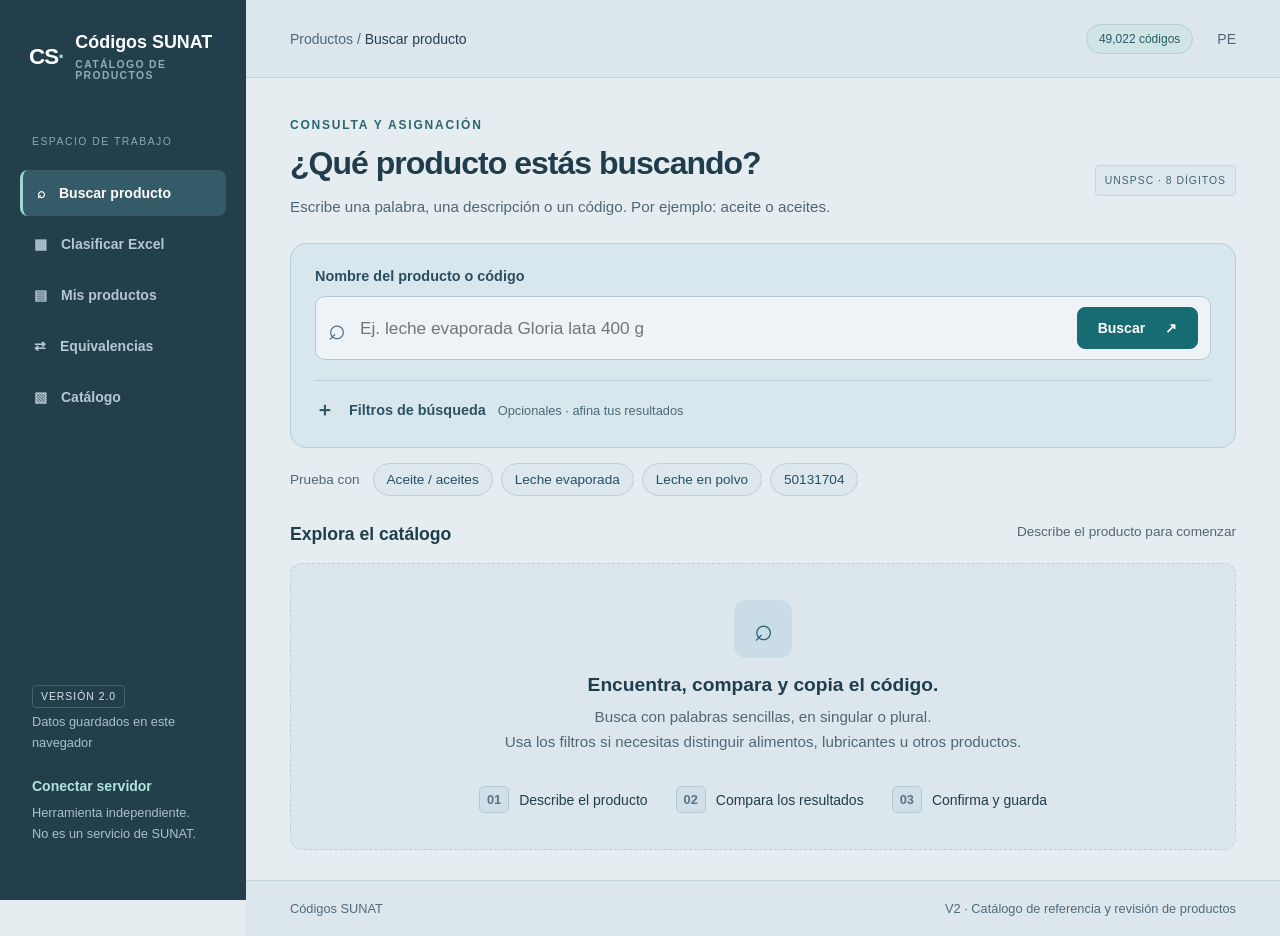
<file: index.html>
<!doctype html><html lang="es"><head><meta charset="utf-8"><meta name="viewport" content="width=device-width,initial-scale=1"><title>Códigos SUNAT · Buscador de productos</title><link rel="stylesheet" href="assets/style.css"><script defer src="assets/catalog.js"></script><script defer src="assets/search.js"></script><script defer src="assets/excel.js"></script><script defer src="assets/app.js"></script></head><body>
<aside><a class="brand" href="#buscar"><span class="mark">CS<span>·</span></span><div>Códigos SUNAT<small>CATÁLOGO DE PRODUCTOS</small></div></a><div class="nav-label">ESPACIO DE TRABAJO</div><nav aria-label="Principal"><button data-view="buscar" class="active">⌕ <span>Buscar producto</span></button><button data-view="excel">▦ <span>Clasificar Excel</span></button><button data-view="productos">▤ <span>Mis productos</span></button><button data-view="equivalencias">⇄ <span>Equivalencias</span></button><button data-view="catalogo">▧ <span>Catálogo</span></button></nav><div class="aside-bottom"><span class="version">VERSIÓN 2.0</span><p id="mode">Datos guardados en este navegador</p><button class="plain" id="account">Conectar servidor</button><p class="subtle">Herramienta independiente.<br>No es un servicio de SUNAT.</p></div></aside>
<main><header><span>Productos / <b id="crumb">Buscar producto</b></span><div class="header-meta"><span class="badge">49.022 códigos</span><span>PE</span></div></header>
<section id="view-buscar" class="view"><div class="page-title"><div><div class="eyebrow">CONSULTA Y ASIGNACIÓN</div><h1>¿Qué producto estás buscando?</h1><p>Escribe una palabra, una descripción o un código. Por ejemplo: aceite o aceites.</p></div><span class="outline-label">UNSPSC · 8 DÍGITOS</span></div>
<form id="search-form" class="search-box"><label for="query">Nombre del producto o código</label><div class="search-line"><span aria-hidden="true">⌕</span><input id="query" placeholder="Ej. leche evaporada Gloria lata 400 g" autocomplete="off" maxlength="250"><button class="primary" type="submit">Buscar <span aria-hidden="true">↗</span></button></div><details id="advanced" class="advanced"><summary>Filtros de búsqueda <span>Opcionales · afina tus resultados</span><b id="filter-count"></b></summary><div class="filter-grid"><label>Grupo<select id="group"><option value="">Todos los grupos</option></select></label><label>Segmento<select id="segment"><option value="">Todos los segmentos</option></select></label><label>Familia<select id="family"><option value="">Todas las familias</option></select></label><label>Clase<select id="class"><option value="">Todas las clases</option></select></label><label>Coincidencia<select id="match-mode"><option value="any">Relacionada con las palabras</option><option value="all">Todas las palabras importantes</option></select></label><label>Resultados por vista<select id="result-limit"><option value="30">30 resultados</option><option value="60">60 resultados</option><option value="100">100 resultados</option></select></label></div><div class="filter-bottom"><span>Puedes empezar por cualquier filtro. Los demás se adaptan.</span><button type="button" id="clear-filters">Limpiar filtros</button></div></details></form>
<div id="active-filters" class="active-filters" aria-live="polite"></div><div class="examples"><span>Prueba con</span><button data-example="aceite">Aceite / aceites</button><button data-example="Leche evaporada Gloria lata 400 g">Leche evaporada</button><button data-example="Leche en polvo Gloria">Leche en polvo</button><button data-example="50131704">50131704</button></div>
<div class="result-heading"><h2 id="result-title">Explora el catálogo</h2><span id="result-meta">Describe el producto para comenzar</span></div><p id="search-notice" class="notice" hidden></p><div id="results" aria-live="polite"></div><button id="more-results" class="load-more" hidden>Mostrar más resultados</button>
<div id="search-empty" class="intro"><div class="intro-icon">⌕</div><h3>Encuentra, compara y copia el código.</h3><p>Busca con palabras sencillas, en singular o plural.<br>Usa los filtros si necesitas distinguir alimentos, lubricantes u otros productos.</p><div class="intro-grid"><div><b>01</b><span>Describe el producto</span></div><div><b>02</b><span>Compara los resultados</span></div><div><b>03</b><span>Confirma y guarda</span></div></div></div></section>
<section id="view-excel" class="view" hidden><div class="eyebrow">TRABAJO POR LOTES</div><h1>Clasificar Excel</h1><p>Completa los códigos vacíos después de revisar cada producto.</p><label class="upload" for="excel-file"><span class="intro-icon">↑</span><strong>Selecciona tu archivo Excel</strong><span>.xlsx · Hasta 25 MB · Los códigos existentes se conservan</span><input id="excel-file" type="file" accept=".xlsx"></label><div id="mapping" class="panel" hidden><h2 id="file-name"></h2><div class="form-grid"><label>Hoja<select id="sheet-select"></select></label><label>Fila de encabezados<input id="header-row" type="number" min="1" value="1"></label><label>Columna de producto<select id="name-column"></select></label><label>Columna de código<select id="code-column"></select></label></div><p class="subtle">Incluye el tipo y las características en la columna de producto. Se revisan hasta 2.000 productos por carga.</p><button id="analyze" class="primary">Generar sugerencias</button></div><div id="batch-area" hidden><div class="result-heading"><h2 id="batch-summary"></h2><button id="export-excel" class="primary">Exportar Excel revisado</button></div><div class="toolbar"><select id="batch-filter" aria-label="Filtrar revisión"><option value="">Todos los estados</option><option>Confirmado</option><option>Por revisar</option><option>Sin coincidencia</option><option>Código existente</option><option>Código no encontrado</option><option>Fórmula conservada</option></select><span id="batch-count"></span></div><div id="batch-list"></div><div class="pager"><button id="prev-page">Anterior</button><span id="page-label"></span><button id="next-page">Siguiente</button></div></div></section>
<section id="view-productos" class="view" hidden><div class="eyebrow">ASIGNACIONES CONFIRMADAS</div><h1>Mis productos</h1><p>Referencias comerciales con un código seleccionado.</p><div class="toolbar"><input id="saved-search" placeholder="Filtrar productos" aria-label="Filtrar productos"><button id="export-saved">Descargar CSV</button><button id="backup">Respaldo JSON</button><label class="file-button">Restaurar respaldo<input id="restore" type="file" accept=".json" hidden></label></div><div id="saved-list"></div></section>
<section id="view-equivalencias" class="view" hidden><div class="eyebrow">REFERENCIAS REUTILIZABLES</div><h1>Equivalencias</h1><p>Una referencia confirmada se prioriza cuando vuelvas a escribirla.</p><form id="equiv-form" class="panel"><div class="form-grid"><label>Referencia comercial<input id="equiv-ref" required maxlength="250" placeholder="Ej. Leche evaporada Gloria 400 g"></label><label>Código del catálogo<input id="equiv-code" required pattern="[0-9]{8}" maxlength="8" placeholder="50131702"></label></div><button class="primary">Guardar equivalencia</button></form><div id="equiv-list"></div></section>
<section id="view-catalogo" class="view" hidden><div class="eyebrow">BASE DE CONSULTA</div><h1>Catálogo de productos</h1><p id="source-label"></p><div class="stats"><div><strong id="stat-products">49.022</strong><span>Productos y servicios</span></div><div><strong>3.818</strong><span>Clases</span></div><div><strong>420</strong><span>Familias</span></div><div><strong>56</strong><span>Segmentos</span></div></div><div class="panel"><h2>Actualizar catálogo</h2><p>Importa un Excel con las hojas grupos, segmentos, familias, clases y productosSUNAT. Se validará antes de reemplazar la base de este navegador.</p><input id="catalog-file" type="file" accept=".xlsx" aria-label="Importar catálogo"><p id="catalog-status" role="status"></p><p class="subtle">La actualización del catálogo es local. Para distribuirla a otros equipos, consulta la guía incluida.</p></div><div class="panel"><h2>Origen y alcance</h2><p>Los códigos provienen del archivo proporcionado. La fecha del archivo no acredita la vigencia oficial del catálogo.</p><p>Las sugerencias por tipo de leche son reglas iniciales revisables. El sistema no asigna códigos automáticamente ni utiliza servicios externos de inteligencia artificial.</p></div></section>
<footer>Códigos SUNAT <span>V2 · Catálogo de referencia y revisión de productos</span></footer></main>
<dialog id="assign-dialog"><form id="assign-form"><div class="dialog-top"><h2>Confirmar asignación</h2><button type="button" data-close="assign-dialog" aria-label="Cerrar">×</button></div><div id="assign-detail"></div><label>Nombre comercial<input id="assign-name" required maxlength="250"></label><div class="form-grid"><label>Marca<input id="assign-brand" maxlength="100"></label><label>Presentación<input id="assign-pack" maxlength="100" placeholder="Lata 400 g"></label></div><label class="check"><input id="remember" type="checkbox" checked> Recordar esta referencia como equivalencia</label><div class="dialog-actions"><button type="button" data-close="assign-dialog">Cancelar</button><button class="primary">Confirmar y guardar</button></div></form></dialog>
<dialog id="choose-dialog"><div class="dialog-top"><h2>Elegir otro código</h2><button data-close="choose-dialog" aria-label="Cerrar">×</button></div><form id="choose-form" class="toolbar"><input id="choose-query" required maxlength="250" aria-label="Buscar otro código"><button class="primary">Buscar</button></form><div id="choose-results"></div></dialog>
<dialog id="login-dialog"><form id="login-form"><div class="dialog-top"><h2>Conectar servidor</h2><button type="button" data-close="login-dialog" aria-label="Cerrar">×</button></div><p>Accede a las asignaciones compartidas del servidor configurado.</p><label>Usuario<input id="username" autocomplete="username" required></label><label>Contraseña<input id="password" type="password" autocomplete="current-password" required></label><p id="login-error" role="alert"></p><button class="primary">Ingresar</button></form></dialog><div id="toast" role="status" aria-live="polite" hidden></div>
</body></html>
</file>
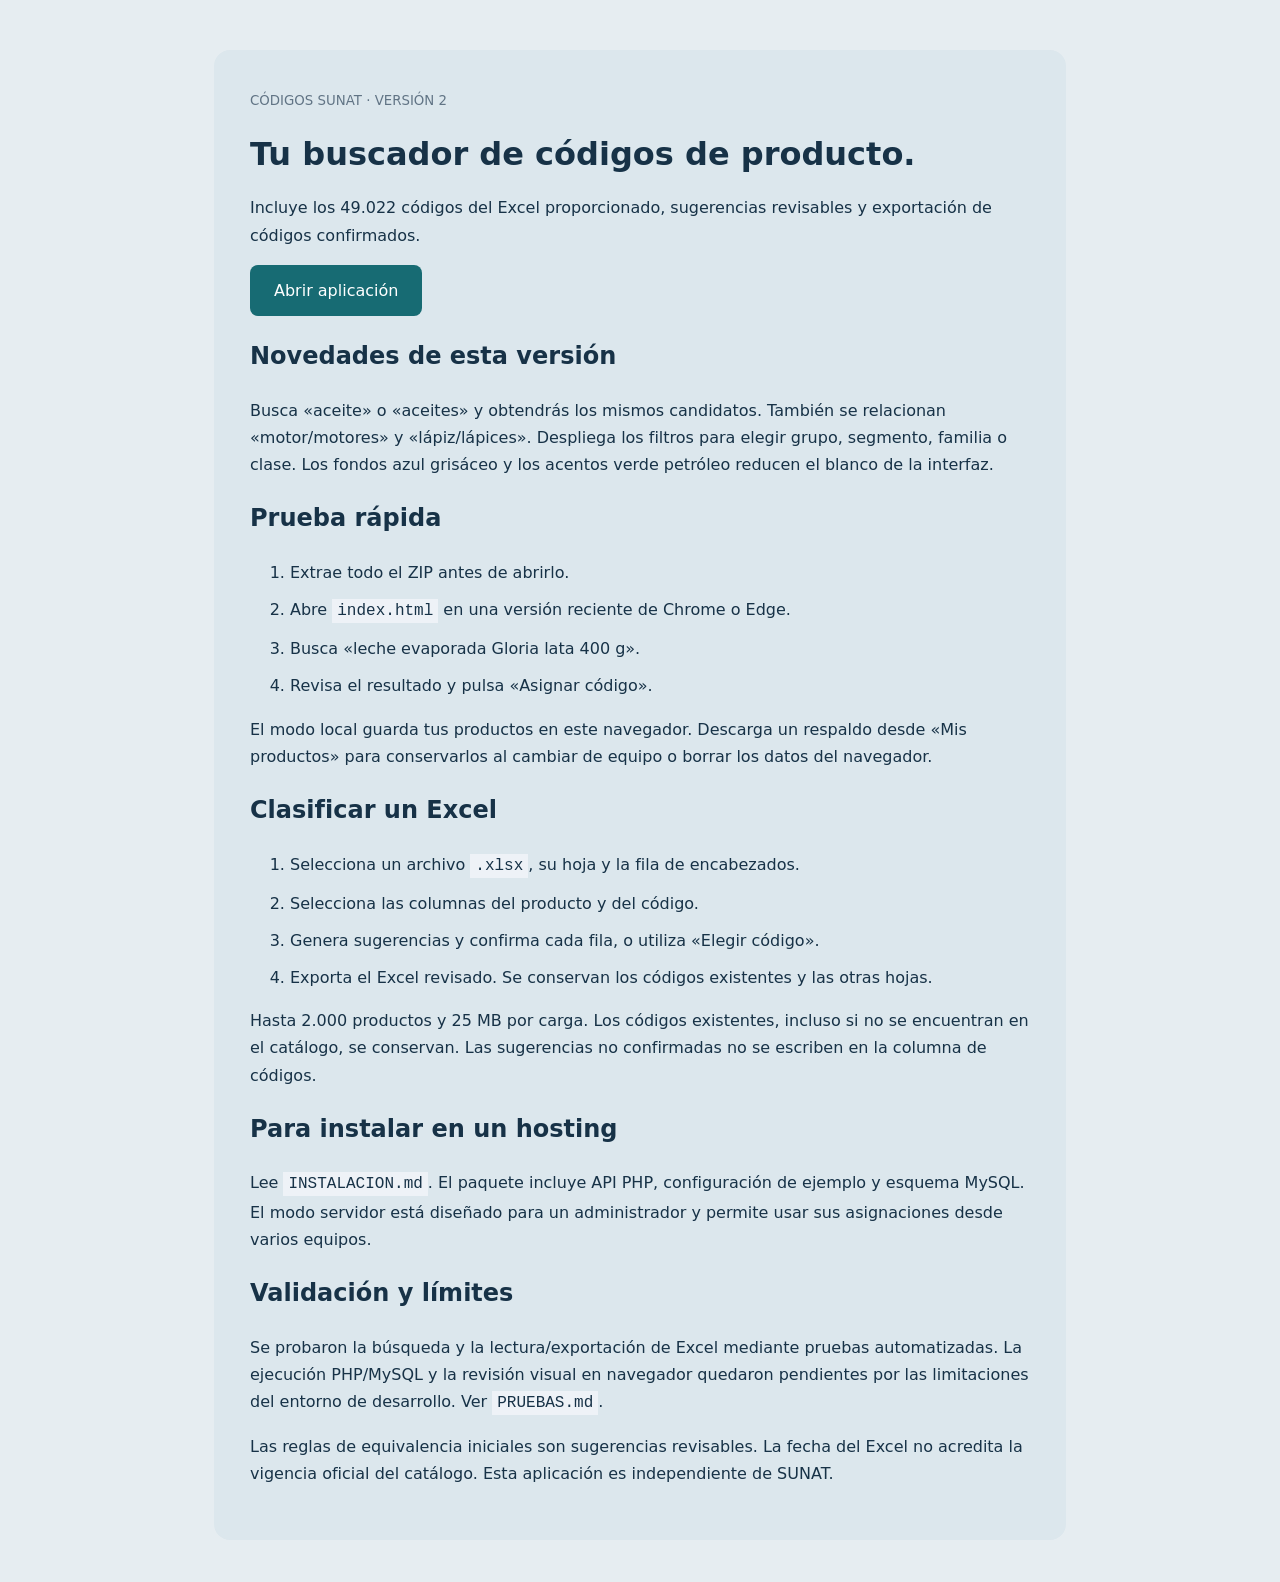
<file: LEEME.html>
<!doctype html><html lang="es"><meta charset="utf-8"><meta name="viewport" content="width=device-width,initial-scale=1"><title>Iniciar Códigos SUNAT V2</title><style>body{font:16px/1.7 system-ui;color:#173247;background:#e6edf1;margin:0}main{max-width:780px;margin:50px auto;padding:36px;background:#dce7ed;border-radius:16px}h1{line-height:1.2}a{color:#176b73}.start{display:inline-block;background:#176b73;color:white;padding:12px 24px;border-radius:8px;text-decoration:none}li{margin:10px 0}code{background:#eef2f7;padding:3px 5px}small{color:#617485}</style><main><small>CÓDIGOS SUNAT · VERSIÓN 2</small><h1>Tu buscador de códigos de producto.</h1><p>Incluye los 49.022 códigos del Excel proporcionado, sugerencias revisables y exportación de códigos confirmados.</p><a class="start" href="index.html">Abrir aplicación</a><h2>Novedades de esta versión</h2><p>Busca «aceite» o «aceites» y obtendrás los mismos candidatos. También se relacionan «motor/motores» y «lápiz/lápices». Despliega los filtros para elegir grupo, segmento, familia o clase. Los fondos azul grisáceo y los acentos verde petróleo reducen el blanco de la interfaz.</p><h2>Prueba rápida</h2><ol><li>Extrae todo el ZIP antes de abrirlo.</li><li>Abre <code>index.html</code> en una versión reciente de Chrome o Edge.</li><li>Busca «leche evaporada Gloria lata 400 g».</li><li>Revisa el resultado y pulsa «Asignar código».</li></ol><p>El modo local guarda tus productos en este navegador. Descarga un respaldo desde «Mis productos» para conservarlos al cambiar de equipo o borrar los datos del navegador.</p><h2>Clasificar un Excel</h2><ol><li>Selecciona un archivo <code>.xlsx</code>, su hoja y la fila de encabezados.</li><li>Selecciona las columnas del producto y del código.</li><li>Genera sugerencias y confirma cada fila, o utiliza «Elegir código».</li><li>Exporta el Excel revisado. Se conservan los códigos existentes y las otras hojas.</li></ol><p>Hasta 2.000 productos y 25 MB por carga. Los códigos existentes, incluso si no se encuentran en el catálogo, se conservan. Las sugerencias no confirmadas no se escriben en la columna de códigos.</p><h2>Para instalar en un hosting</h2><p>Lee <code>INSTALACION.md</code>. El paquete incluye API PHP, configuración de ejemplo y esquema MySQL. El modo servidor está diseñado para un administrador y permite usar sus asignaciones desde varios equipos.</p><h2>Validación y límites</h2><p>Se probaron la búsqueda y la lectura/exportación de Excel mediante pruebas automatizadas. La ejecución PHP/MySQL y la revisión visual en navegador quedaron pendientes por las limitaciones del entorno de desarrollo. Ver <code>PRUEBAS.md</code>.</p><p>Las reglas de equivalencia iniciales son sugerencias revisables. La fecha del Excel no acredita la vigencia oficial del catálogo. Esta aplicación es independiente de SUNAT.</p></main></html>
</file>
<file: assets/style.css>
:root{font-family:Inter,ui-sans-serif,-apple-system,BlinkMacSystemFont,"Segoe UI",sans-serif;color:#142b3b;background:#f5f7fa;font-size:16px;--blue:#165bea;--line:#dfe6ed;--muted:#617282;--nav:#102d3c}*{box-sizing:border-box}body{margin:0;display:flex}button,input,select{font:inherit}button,.file-button{cursor:pointer;border:1px solid var(--line);border-radius:8px;padding:10px 15px;background:white;color:inherit;font-size:.875rem;font-weight:600;transition:background .15s}button:hover,.file-button:hover{background:#eef3fc}button:disabled{opacity:.5;cursor:wait}input,select{width:100%;padding:12px;border:1px solid #cbd6df;border-radius:7px;background:#fff;color:#142b3b;min-width:0}input:focus,select:focus{outline:2px solid #82abfa;outline-offset:1px}button:focus-visible,a:focus-visible{outline:3px solid #82abfa;outline-offset:3px}label{display:block;font-size:.875rem;font-weight:600;margin:12px 0}label input,label select{margin-top:8px}aside{width:246px;background:var(--nav);color:#d9e5ed;position:fixed;inset:0 auto 0 0;padding:32px 20px;display:flex;flex-direction:column}.brand{display:flex;align-items:center;gap:12px;color:white;text-decoration:none;font-size:1.15rem;font-weight:700;padding:0 9px}.brand small{display:block;font-size:.62rem;letter-spacing:1.35px;color:#93acbb;margin-top:6px}.mark{font-size:1.7rem;color:#fff;font-weight:700}.mark span{color:#5cddbd}.nav-label{font-size:.65rem;letter-spacing:1.5px;color:#8fa7b7;margin:55px 12px 18px}nav button{display:flex;align-items:center;gap:14px;width:100%;text-align:left;background:transparent;border:none;color:#b5c7d3;padding:15px 14px;margin:5px 0}nav button.active{background:#244857;color:#fff;border-left:3px solid #5cddbd}nav button:hover{background:#244857;color:white}.aside-bottom{margin-top:auto;padding:24px 12px 0}.aside-bottom p{font-size:.8rem;line-height:1.6;color:#abc0cd}.version{font-size:.65rem;letter-spacing:1px;border:1px solid #466171;padding:5px 8px;border-radius:4px}.plain{background:transparent;color:#8aebd1;border:none;padding:0}.plain:hover{background:transparent;color:white}main{margin-left:246px;width:calc(100% - 246px)}header{height:78px;display:flex;align-items:center;justify-content:space-between;padding:0 44px;background:white;border-bottom:1px solid var(--line);font-size:.8rem;color:var(--muted)}header b{color:#243e50;font-weight:500}.header-meta{display:flex;gap:24px;align-items:center}.badge{padding:7px 12px;border:1px solid var(--line);border-radius:20px;font-size:.75rem;background:white}.view{padding:40px 44px 30px;max-width:1350px;margin:0 auto;min-height:calc(100vh - 136px)}[hidden]{display:none!important}.eyebrow{font-size:.68rem;font-weight:700;color:#287864;letter-spacing:1.8px;margin-bottom:13px}h1{font-size:2rem;letter-spacing:-1px;font-weight:650;margin:0 0 12px}h2{font-size:1.05rem;margin:0}h3{font-size:1.15rem}p{color:var(--muted);font-size:.95rem;line-height:1.65;margin:8px 0 24px}.page-title{display:flex;justify-content:space-between;align-items:center;gap:16px}.outline-label{font-size:.65rem;letter-spacing:1px;border:1px solid #c7d5df;border-radius:4px;padding:9px;white-space:nowrap}.search-box{background:white;border:1px solid #cbd8e5;border-radius:12px;padding:22px 24px 0;box-shadow:0 4px 16px #16334b06}.search-box>label{margin:0 0 12px;font-size:.8rem;color:#405e73}.search-line{display:flex;align-items:center;gap:14px}.search-line>span{font-size:1.9rem;color:#546c81}.search-line input{font-size:1.1rem;border:0;padding:10px 0;flex:1}.search-line input:focus{outline:none}.primary{background:var(--blue);color:white;border-color:var(--blue);padding:12px 20px}.primary:hover{background:#124bca;color:#fff}.search-line .primary{min-width:120px}.search-line .primary span{margin-left:16px}.search-footer{display:flex;align-items:center;gap:12px;border-top:1px solid #e9eef3;margin-top:18px;padding:12px 0}.search-footer label{color:#657888;font-size:.75rem}.search-footer select{padding:6px;border:0;font-size:.8rem;max-width:580px;color:#38546b}.examples{display:flex;gap:8px;align-items:center;margin:15px 0 36px;flex-wrap:wrap}.examples>span{font-size:.75rem;color:var(--muted);margin-right:5px}.examples button{border-radius:20px;font-size:.75rem;padding:6px 11px;background:transparent;font-weight:500}.result-heading{display:flex;justify-content:space-between;align-items:center;margin:28px 0 18px;gap:16px}.result-heading>span{font-size:.75rem;color:var(--muted)}.intro{border:1px dashed #cbd7e1;border-radius:12px;padding:34px;text-align:center;background:#fafbfd}.intro-icon{font-size:2rem;color:#356c9a;background:#e9f0f8;border-radius:12px;width:58px;height:58px;display:grid;place-items:center;margin:0 auto 12px}.intro h3{margin:16px 0 8px}.intro p{font-size:.85rem}.intro-grid{display:flex;justify-content:center;gap:28px;margin-top:32px}.intro-grid>div{display:flex;align-items:center;gap:10px;font-size:.75rem}.intro-grid b{font-size:.65rem;color:#57748a;padding:5px 7px;border:1px solid #d7e1e8;border-radius:5px}.result-card{border:1px solid var(--line);background:white;border-radius:10px;padding:22px;margin-bottom:12px;display:flex;align-items:center;justify-content:space-between;gap:20px}.result-card:first-child{border-left:3px solid #3473e9}.code{font-family:ui-monospace,SFMono-Regular,Consolas,monospace;font-size:1.15rem;font-weight:650;color:#1754ae;letter-spacing:.5px}.result-name{font-size:.95rem;font-weight:600;margin:8px 0}.path{font-size:.73rem;color:#6b7d8b;line-height:1.6}.reason{display:inline-block;margin-top:10px;color:#26765e;background:#eaf5f0;padding:4px 8px;border-radius:4px;font-size:.7rem}.card-actions{display:flex;gap:8px;flex-shrink:0}.notice{background:#fff7df;color:#735717;padding:12px 16px;border-radius:8px;font-size:.85rem}.panel{border:1px solid var(--line);padding:24px;background:white;border-radius:12px;margin:24px 0}.form-grid{display:grid;grid-template-columns:1fr 1fr;gap:0 20px}.subtle{font-size:.8rem}.upload{border:2px dashed #bdccda;border-radius:12px;background:#fff;padding:30px;text-align:center;cursor:pointer}.upload strong,.upload>span{display:block;margin:12px auto}.upload>span:not(.intro-icon){font-size:.8rem;color:var(--muted);font-weight:400}.upload input{max-width:380px;font-size:.8rem;border:0}.toolbar{display:flex;align-items:center;gap:12px;margin:20px 0;flex-wrap:wrap}.toolbar input{flex:1;min-width:200px}.toolbar select{max-width:230px}.toolbar span{font-size:.8rem;color:var(--muted)}.batch-row{padding:18px 20px;border:1px solid var(--line);border-radius:8px;background:#fff;margin:8px 0;display:grid;grid-template-columns:35px 1fr 1fr auto;gap:16px;align-items:center;font-size:.875rem}.batch-row p{margin:5px 0;font-size:.8rem}.batch-row .code{font-size:.95rem}.status{display:inline-block;font-size:.7rem;border-radius:4px;padding:4px 7px;background:#f2f4f7;color:#536777}.status.ok{background:#e5f5ed;color:#176644}.status.pending{background:#fff3d9;color:#866319}.pager{display:flex;gap:18px;align-items:center;justify-content:center;margin:24px 0;font-size:.8rem}.stats{display:grid;grid-template-columns:repeat(4,1fr);gap:16px;margin:28px 0}.stats>div{padding:24px;background:white;border:1px solid var(--line);border-radius:10px}.stats strong{display:block;font-size:1.8rem;color:#184b75}.stats span{font-size:.8rem;color:var(--muted)}footer{display:flex;justify-content:space-between;padding:20px 44px;border-top:1px solid var(--line);font-size:.7rem;color:#7a8c9b}dialog{border:1px solid #d8e1ea;border-radius:14px;padding:26px;width:min(660px,94vw);max-height:85vh;color:#142b3b}dialog::backdrop{background:#0b203a77;backdrop-filter:blur(3px)}.dialog-top{display:flex;justify-content:space-between;align-items:center;margin-bottom:22px}.dialog-top button{border:0;font-size:1.4rem;padding:0 6px}.dialog-actions{display:flex;justify-content:flex-end;gap:12px;margin-top:26px}.check{display:flex;gap:10px;align-items:center;font-weight:400}.check input{width:18px;margin:0}#toast{position:fixed;bottom:26px;right:26px;max-width:430px;padding:16px 22px;background:#173f38;color:white;border-radius:10px;box-shadow:0 8px 30px #0002;z-index:100;font-size:.9rem}#login-error{color:#a83931}.empty-list{padding:35px;background:white;border:1px dashed var(--line);text-align:center;border-radius:10px}.file-button{display:inline-block;margin:0}.delete{color:#b24039}.tiny{font-size:.75rem;color:var(--muted)}
@media(max-width:1050px){aside{width:210px;padding:24px 12px}main{margin-left:210px;width:calc(100% - 210px)}.view{padding:32px 25px}header{padding:0 25px}.outline-label{display:none}.intro-grid{gap:12px}.batch-row{grid-template-columns:28px 1fr 1fr}.batch-row>.card-actions{grid-column:2/4}.stats{grid-template-columns:1fr 1fr}.result-card{align-items:flex-start}.card-actions{flex-direction:column}}@media(max-width:720px){body{display:block}aside{position:static;width:100%;padding:17px 16px}.brand small,.nav-label,.aside-bottom{display:none}nav{display:flex;overflow:auto;margin-top:14px;gap:4px}nav button{width:auto;white-space:nowrap;margin:0;padding:10px;font-size:.8rem;gap:6px}nav button.active{border-left:0;border-bottom:2px solid #5cddbd}.brand{font-size:1rem}main{margin:0;width:100%}header{height:55px;padding:0 18px}.header-meta{gap:10px}.view{padding:28px 18px;min-height:70vh}h1{font-size:1.7rem}.search-box{padding:18px 16px 0}.search-line{flex-wrap:wrap;gap:8px}.search-line input{font-size:1rem;width:calc(100% - 35px);flex:auto}.search-line .primary{width:100%}.search-footer select{max-width:75%}.intro{padding:24px 14px}.intro-grid{flex-direction:column;align-items:center}.result-card{flex-direction:column;padding:18px}.card-actions{flex-direction:row;width:100%;flex-wrap:wrap}.form-grid{grid-template-columns:1fr}.batch-row{grid-template-columns:24px 1fr}.batch-row>div:nth-child(3){grid-column:2}.batch-row>.card-actions{grid-column:2}.result-heading{flex-wrap:wrap}.stats{gap:10px}.stats>div{padding:18px}.stats strong{font-size:1.5rem}footer{padding:18px;gap:16px}.panel{padding:18px}#toast{left:18px;right:18px;bottom:18px}}

@media(max-width:720px){.aside-bottom{display:flex;margin:12px 0 0;padding:0 10px;gap:12px;align-items:center}.aside-bottom .version,.aside-bottom .subtle{display:none}.aside-bottom p{margin:0;font-size:.7rem}.aside-bottom button{margin-left:auto;font-size:.75rem}}
/* V2: cool blue-gray workspace and muted teal surfaces. */
:root{--blue:#176b73;--nav:#233f4c;--line:#c5d5dd;--muted:#506674;background:#e6edf1;color:#203d4b}body{background:#e6edf1}aside{background:#233f4c}.brand{font-size:1.12rem}.brand small{font-size:.65rem}.mark{font-size:1.4rem;letter-spacing:-1px}.mark span{color:#93d8cf}main{background:#e6edf1}header{background:#dce7ed;border-bottom-color:#c2d1d9;font-size:.875rem}.header-meta .badge{background:#d1e4e6;border-color:#b8cfd2;color:#285d63}.eyebrow{color:#2b6670;font-size:.75rem}h1{font-size:2rem}.outline-label{background:#dce7ee;color:#456373}.search-box{background:#d8e6ed;border:1px solid #b9ced9;padding:24px;box-shadow:none;border-radius:16px}.search-line{background:#edf3f6;border:1px solid #b5c9d5;border-radius:10px;padding:10px 12px}.search-line input{background:transparent;font-size:1.08rem;min-height:42px}.search-box>label{font-size:.9rem;color:#294e60}.primary{background:#176b73;border-color:#176b73;color:#fff}.primary:hover{background:#105760;border-color:#105760;color:white}button:not(.primary):not(nav button):not(.plain),.file-button{background:#e8eff3;border-color:#bdcfd9;color:#294e60}button:not(.primary):not(nav button):not(.plain):hover{background:#d1e3eb}input,select{background:#edf3f6;border-color:#b9cdd8}input:focus,select:focus{outline-color:#468f9a}.search-line:focus-within{outline:2px solid #468f9a;outline-offset:2px}.search-line input:focus{outline:none}.advanced{margin-top:20px;border-top:1px solid #b9ced9;padding-top:16px}.advanced summary{cursor:pointer;font-weight:650;font-size:.9rem;color:#2c5363;list-style:none;display:flex;align-items:center;gap:12px;flex-wrap:wrap}.advanced summary::before{content:'＋';font-size:1.2rem;width:22px}.advanced[open] summary::before{content:'−'}.advanced summary>span{font-weight:400;font-size:.8rem;color:#4c6979}.advanced summary>b:not(:empty){background:#176b73;border-radius:50%;min-width:23px;height:23px;text-align:center;color:#fff;font-size:.75rem;line-height:23px}.filter-grid{display:grid;grid-template-columns:1fr 1fr;gap:0 20px;margin-top:12px}.filter-grid select{font-size:.875rem}.filter-bottom{display:flex;align-items:center;justify-content:space-between;gap:14px;margin-top:12px}.filter-bottom span{font-size:.8rem;color:#4b6878}.active-filters{display:flex;gap:8px;flex-wrap:wrap;margin-top:12px}.active-filters:empty{display:none}.active-filters button{max-width:100%;overflow-wrap:anywhere;text-align:left;font-size:.8rem;border-radius:20px;padding:6px 12px}.active-filters button span{margin-left:6px}.examples{margin-bottom:28px}.examples button{background:#dce8ee!important;font-size:.85rem;padding:8px 13px}.examples>span{font-size:.85rem}.result-heading{align-items:flex-start}.result-heading h2{font-size:1.1rem;overflow-wrap:anywhere}.result-heading>span{font-size:.85rem;white-space:nowrap}.result-card{background:#edf2f5;border-color:#c5d5df;border-radius:12px;padding:22px;box-shadow:0 2px 4px #294e6004}.result-card:first-child{border-left:4px solid #3e8b91;background:#e2efef}.result-name{font-size:1rem;line-height:1.5}.code{color:#155b67;font-size:1.3rem}.path{font-size:.85rem;color:#516c7c}.reason{background:#cfe4df;color:#225849;font-size:.8rem;padding:5px 9px}.card-actions button{min-height:42px;font-size:.875rem}.intro{background:#dce7ed;border-color:#bcced8;padding:36px}.intro-icon{background:#cadde7;color:#2c5e75}.intro p{font-size:.95rem}.intro-grid span{font-size:.875rem}.intro-grid b{font-size:.8rem;background:#d1e0e8;border-color:#b5cad5}.panel,.upload,.empty-list,.batch-row,.stats>div{background:#e0eaf0;border-color:#c0d2dd}.stats strong{color:#215e6d}.stats span{font-size:.875rem}.toolbar input{background:#edf3f6}.notice{background:#eee7cd;border:1px solid #d8cc9d;color:#6d571b}.badge{background:#dce7ed}.subtle,.tiny{font-size:.85rem}footer{background:#dce7ed;color:#506b7b;font-size:.8rem}dialog{background:#e9f0f4;border-color:#bacfd9}dialog .panel{background:#d5e5ea}nav button.active{background:#355b69;border-left-color:#9cd8d0}nav button:hover{background:#355b69}.aside-bottom .plain{color:#b1e4dd}#toast{background:#285c60}.load-more{display:block;margin:24px auto;padding:12px 28px}.intro h3{font-size:1.2rem}
@media(max-width:720px){.search-box{padding:16px}.search-line{padding:10px}.filter-grid{grid-template-columns:1fr}.filter-bottom{align-items:flex-start;flex-direction:column}.advanced summary{gap:6px}.advanced summary>span{width:100%;padding-left:28px}.search-line .primary{width:100%}.search-line input{width:calc(100% - 40px)}.result-heading>span{white-space:normal}.card-actions{display:flex;gap:10px}.card-actions button{flex:1}.result-card{padding:18px}.search-empty{padding:24px}h1{font-size:1.6rem}.intro-grid{gap:16px}nav button.active{border-bottom-color:#9cd8d0}.brand{font-size:1.1rem}}
</file>
